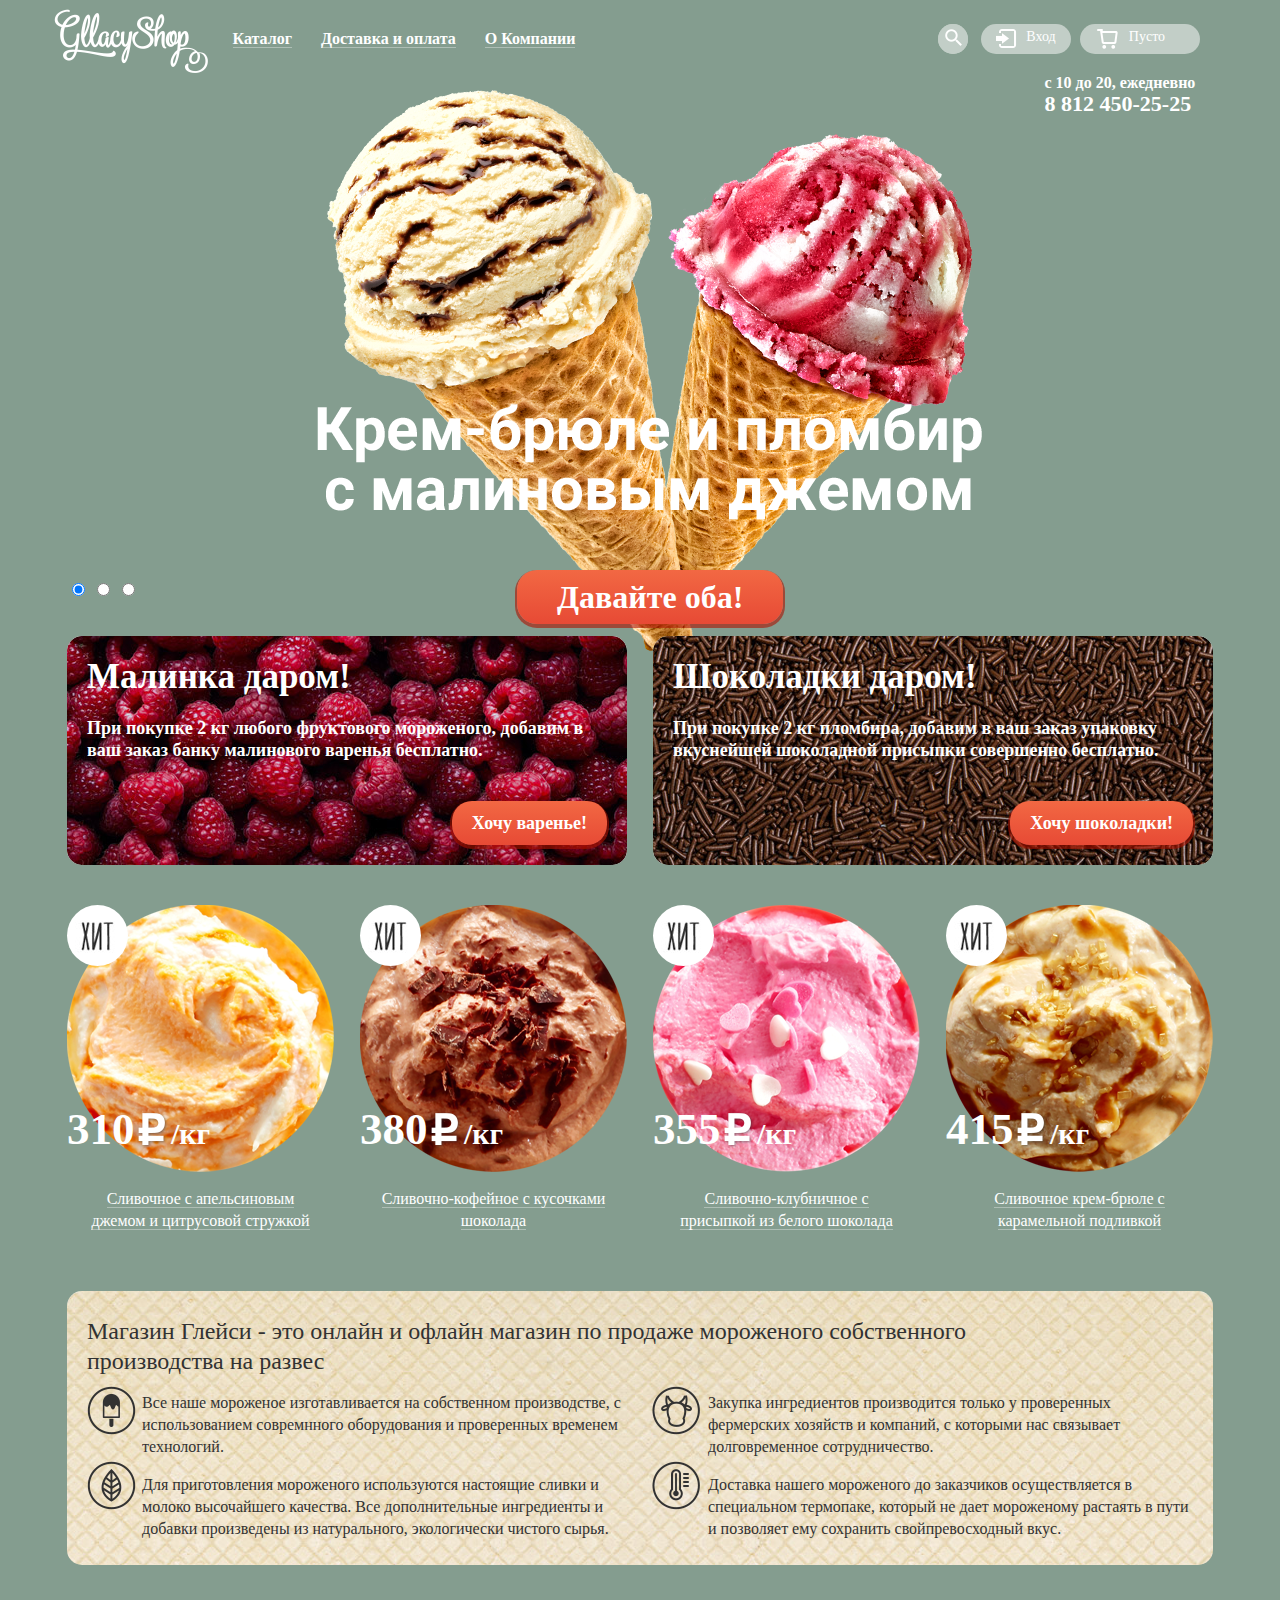
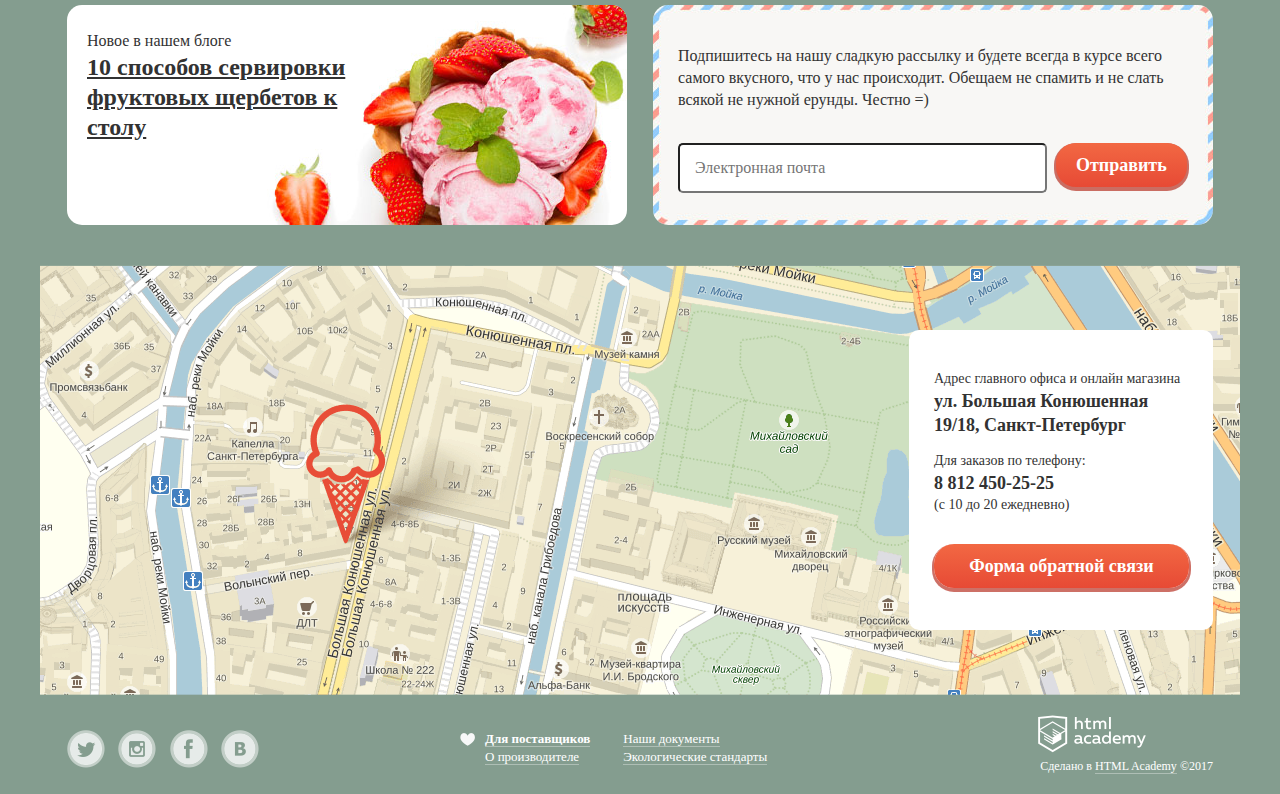
<file: index.html>
<!DOCTYPE html>
<html lang="ru">

<head>
  <meta charset="utf-8">
  <title>Gllacy Shop</title>
  <link href="https://fonts.googleapis.com/css?family=Roboto:400,500,700&amp;subset=cyrillic" rel="stylesheet">
  <link href="css/style.css" rel="stylesheet">
</head>

<body>
  <header class="main-header">
    <div class="container clearfix">
      <div class="main-logo">
        <img src="img/logo.png" alt="Gllacy Shop" title="Gllacy Shop" width="154px" height="64px">
      </div>
      <nav class="main-navigation">
        <ul class="main-menu">
          <li>
            <a href="gllacy-catalog.html">Каталог</a>
            <ul class="dropdown">
              <li>
                <a href="#"><b>Новинки</b></a>
              </li><hr>
              <li>
                <a href="#">Сливочное</a>
              </li>
              <li class="catalog-activ">
                <a href="#">Щербеты</a>
              </li>
              <li>
                <a href="#">Фруктовый лед</a>
              </li>
              <li>
                <a href="#">Мелорин</a>
              </li>
            </ul>
          </li>
          <li>
            <a href="#">Доставка и оплата</a>
          </li>
          <li>
            <a href="#">О Компании</a>
          </li>
        </ul>
      </nav>
      <div class="user-block">
        <div class="search user-menu">
          <a class="search" href="#"><span>Поиск</span></a>
          <label class="search-form" for="search" name="search">
            <input type="search" name="search" id="search" placeholder="Что ищем?">
          </label>
        </div>
        <div class="entrance user-menu">
          <a class="entrance-login" href="#">Вход</a>
          <form action="URL" method="post" class="entrance-form">
            <label for="email" name="email">
              <input type="email" name="email" id="email" required placeholder="Электронная почта">
            </label>
            <label for="password" name="password">
              <input type="password" name="password" id="password" required placeholder="Пароль">
            </label><br>
            <button type="submit" class="btn entrance-btn" value="Войти">Войти</button>
            <div class="entrance-a">
              <a href="#">Забыли пароль?</a>
              <a href="#">Новая регистрация</a>
            </div>
          </form>
        </div>
        <div class="basket-list user-menu">
          <a class="basket" href="#">Пусто</a>
        </div>
      </div>
      <section class="header-contacts">
        <p>с 10 до 20, ежедневно<br>
          <a href="tel:+78124502525"><b>8 812 450-25-25</b></a>
        </p>
      </section>
    </div>
  </header>
  <main class="container clearfix">
    <div class="main-slider" id="slider">
      <div class="slider-1">
        <img class="slider" src="img/ice1.png" alt="Крем-брюле и пломбир с малиновым джемом">
      </div>
      <div class="slider-2">
        <img  class="slider" src="img/ice-2.png" alt="Шоколадный пломбир и лимонный сорбет">
      </div>
      <div class="slider-3">
        <img  class="slider" src="img/ice-3.png" alt="Пломбир с помадкой и клубничный щербет">
      </div>
      <div class="slider-radio">
        <label for="slide-1" name="slider">
          <input type="radio" name="slider" id="slide-1" checked>
        </label>
        <label for="slide-2" name="slider">
          <input type="radio" name="slider" id="slide-2">
        </label>
        <label for="slide-3" name="slider">
          <input type="radio" name="slider" id="slide-3">
        </label>
      </div>
      <a class="two btn" href="#">Давайте оба!</a>
    </div>
    <section class="hits clearfix">
      <div class="hits-item">
        <p class="hits-name">Малинка даром!</p>
        <p class="hits-text">При покупке 2 кг любого фруктового мороженого, добавим в ваш заказ банку малинового варенья бесплатно.</p>
        <a class="btn hits-btn" href="#">Хочу варенье!</a>
      </div>
      <div class="hits-item">
        <p class="hits-name">Шоколадки даром!</p>
        <p class="hits-text">При покупке 2 кг пломбира, добавим в ваш заказ упаковку вкуснейшей шоколадной присыпки совершенно бесплатно.</p>
        <a class="btn hits-btn" href="#">Хочу шоколадки!</a>
      </div>
    </section>
    <section class="hit-catalog-item">
      <article class="catalog-item">
        <span class="hit">Хит</span>
        <img src="img/product-1.png" alt="Сливочное с апельсиновым джемом и цитрусовой стружкой" width="267px" height="267px">
        <div class="catalog-item-price">
          <p>310</p>
          <p>/кг</p>
        </div>
        <div class="catalog-item-ruble">
          <img src="img/ruble.png" class="ruble-img" alt="руб" width="31px" height="36px">
          <span class="dot">руб.</span>
        </div>
        <h2 class="catalog-item-product"><a href="#" class="category">Сливочное с апельсиновым<br> джемом и цитрусовой стружкой</a></h2>
      </article>
      <article class="catalog-item">
        <span class="hit">Хит</span>
        <img src="img/product-2.png" alt="Сливочно-кофейное с кусочками шоколада" width="267px" height="267px">
        <div class="catalog-item-price">
          <p>380</p>
          <p>/кг</p>
        </div>
        <div class="catalog-item-ruble">
          <img src="img/ruble.png" class="ruble-img" alt="руб" width="31px" height="36px">
          <span class="dot">руб.</span>
        </div>
        <h2 class="catalog-item-product"><a href="#" class="category">Сливочно-кофейное с кусочками шоколада</a></h2>
      </article>
      <article class="catalog-item">
        <span class="hit">Хит</span>
        <img src="img/product-3.png" alt="Сливочно-клубничное с присыпкой из белого шоколада" width="267px" height="267px">
        <div class="catalog-item-price">
          <p>355</p>
          <p>/кг</p>
        </div>
        <div class="catalog-item-ruble">
          <img src="img/ruble.png" class="ruble-img" alt="руб" width="31px" height="36px">
          <span class="dot">руб.</span>
        </div>
        <h2 class="catalog-item-product"><a href="#" class="category">Сливочно-клубничное с <br>присыпкой из белого шоколада</a></h2>
      </article>
      <article class="catalog-item">
        <span class="hit">Хит</span>
        <img src="img/product-4.png" alt="Сливочное крем-брюле с карамльной подливкой" width="267px" height="267px">
        <div class="catalog-item-price">
          <p>415</p>
          <p>/кг</p>
        </div>
        <div class="catalog-item-ruble">
          <img src="img/ruble.png" class="ruble-img" alt="руб" width="31px" height="36px">
          <span class="dot">руб.</span>
        </div>
        <h2 class="catalog-item-product"><a href="#" class="category">Сливочное крем-брюле с<br> карамельной подливкой</a></h2>
      </article>
    </section>
    <section class="features clearfix">
      <b class="feature-title">Магазин Глейси - это онлайн и офлайн магазин по продаже мороженого собственного производства на развес</b>
      <div class="feature-item">
        <ul>
          <li>
            <p>Все наше мороженое изготавливается на собственном производстве, с использованием совремнного оборудования и проверенных временем технологий.</p>
          </li>
          <li>
            <p>Для приготовления мороженого используются настоящие сливки и молоко высочайшего качества. Все дополнительные ингредиенты и добавки произведены из натурального, экологически чистого сырья.</p>
          </li>
        </ul>
      </div>
      <div class="feature-item">
        <ul>
          <li>
            <p>Закупка ингредиентов производится только у проверенных фермерских хозяйств и компаний, с которыми нас связывает долговременное сотрудничество.</p>
          </li>
          <li>
            <p>Доставка нашего мороженого до заказчиков осуществляется в специальном термопаке, который не дает мороженому растаять в пути и позволяет ему сохранить свойпревосходный вкус.</p>
          </li>
        </ul>
      </div>
    </section>
    <div class="other clearfix">
      <article class="new">
        <p>Новое в нашем блоге</p>
        <a href="#">10 способов сервировки фруктовых щербетов к столу</a>
      </article>
      <form class="feedback">
        <label for="email"><p>Подпишитесь на нашу сладкую рассылку и будете всегда в курсе всего самого вкусного, что у нас происходит. Обещаем не спамить и не слать всякой не нужной ерунды. Честно =)</p><br>
          <input type="text" name="email" id="email" placeholder="Электронная почта">
        </label>
        <button class="btn feedback-btn" type="submit" value="Отправить">Отправить</button>
      </form>
    </div>
    <div class="contacts-map">
      <div class="map">
        <img src="img/map.png" alt="карта" width="1200px" height="430px">
      </div>
      <div class="contacts">
        <p>Адрес главного офиса и онлайн магазина <br><b class="bold">ул. Большая Конюшенная 19/18, Санкт-Петербург</b><br></p>
        <p> Для заказов по телефону:<br><a href="tel:+78124502525" class="bold">8 812 450-25-25</a><br> (с 10 до 20 ежедневно)</p>
        <div class="contacts-form-2">
          <a class="btn contacts-btn" href="#">Форма обратной связи</a>
          <form action="URL" method="post" class="contacts-form">
            <p>Мы обязательно вам ответим!</p>
            <label for="user-name" name="user-name">
		          <input type="text" id="user-name" name="user-name" placeholder="Как вас зовут?">
		        </label>
            <label for="user-email" name="user-email">
			        <input type="email" id="user-email" name="user-email" placeholder="Ваша почта для ответа?">
		        </label>
            <textarea rows="6" cols="40" name="user-text" placeholder="Напишите что-нибудь...">
		        </textarea>
            <button class="btn" type="submit" value="Отправить">Отправить</button>
          </form>
        </div>
      </div>
    </div>
  </main>
  <footer class="main-footer">
    <div class=" container clearfix">
      <section class="footer-social">
        <a class="social-btn social-btn-tw" href="#"><span class="social-btn-hidden">Твиттер</span></a>
        <a class="social-btn social-btn-inst" href="#"><span class="social-btn-hidden">Инстаграм</span></a>
        <a class="social-btn social-btn-fb" href="#"><span class="social-btn-hidden">Фейсбук</span></a>
        <a class="social-btn social-btn-vk" href="#"><span class="social-btn-hidden">Вконтакте</span></a>
      </section>
      <nav class="footer-navigation">
        <div class="footer-navigation-left">
          <a href="#" class="activ">Для поставщиков</a><br>
          <a href="#">О производителе</a>
        </div>
        <div class="footer-navigation-right">
          <a href="#">Наши документы</a><br>
          <a href="#">Экологические стандарты</a>
        </div>
      </nav>
      <section class="footer-copyright">
        <p>Сделано в
          <a class="htmlacademy" href="https://htmlacademy.ru/intensive/htmlcss" title="лендинг интенсива «Базовый HTML и CSS»">HTML Academy</a>
          <span class="ruble_sign">&copy;</span>2017
        </p>
      </section>
    </div>
  </footer>
</body>

</html>
</file>
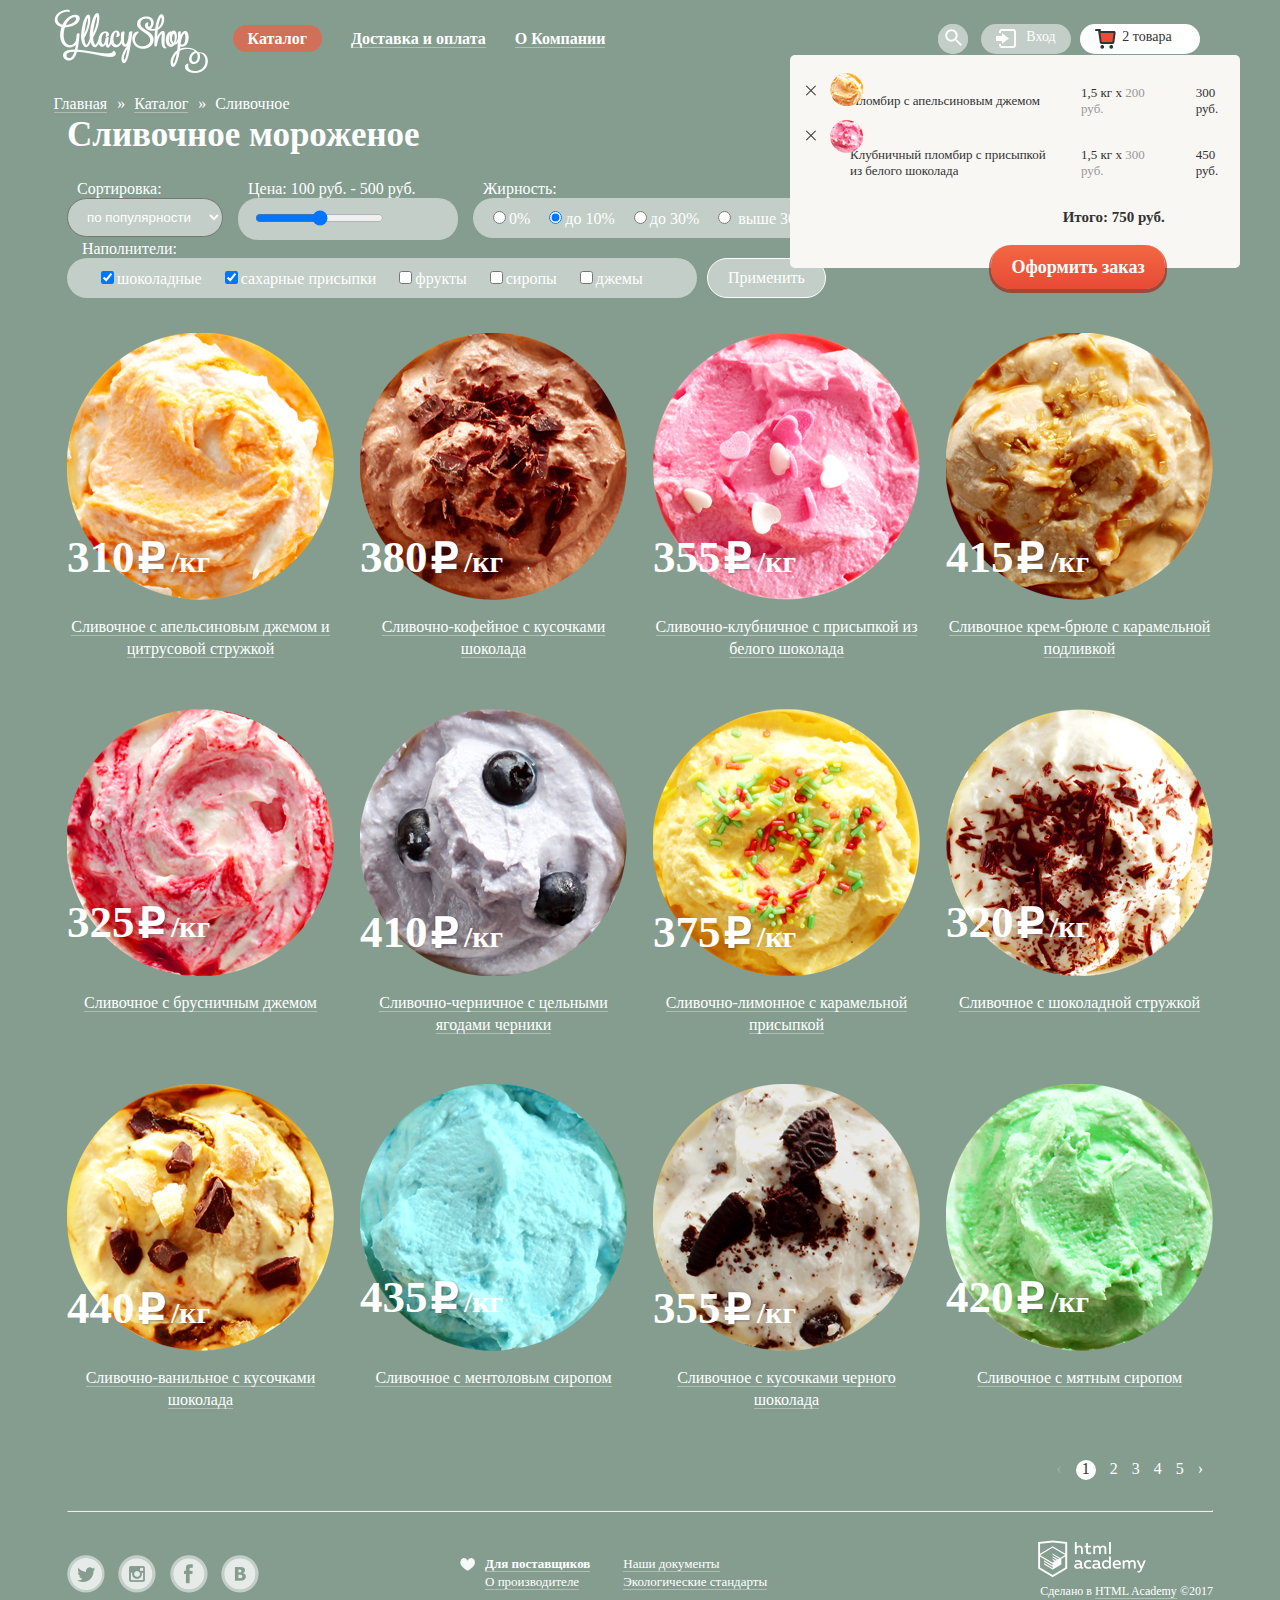
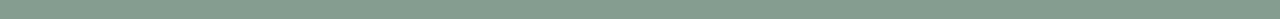
<file: gllacy-catalog.html>
<!DOCTYPE html>
<html lang="ru">

<head>
  <meta charset="utf-8">
  <title>Gllacy Shop</title>
  <link href="https://fonts.googleapis.com/css?family=Roboto:400,700&amp;subset=cyrillic" rel="stylesheet">
  <link href="css/style.css" rel="stylesheet">
</head>

<body>
  <header class="main-header">
    <div class="container">
      <div class="main-logo">
        <a href="/" class="logo"><img src="img/logo.png" alt="Gllacy Shop"  title="Gllacy Shop"></a>
      </div>
      <nav class="main-navigation">
        <ul class="main-menu">
          <li>
            <a href="#" class="menu-active">Каталог</a>
            <ul class="dropdown">
              <li>
                <a href="#"><b>Новинки</b></a><hr>
              </li>
              <li class="disabled">
                <a>Сливочное</a>
              </li>
              <li>
                <a href="#" class="catalog-activ">Щербеты</a>
              </li>
              <li>
                <a href="#">Фруктовый лед</a>
              </li>
              <li>
                <a href="#">Мелорин</a>
              </li>
            </ul>
          </li>
          <li>
            <a href="#">Доставка и оплата</a>
          </li>
          <li>
            <a href="#">О Компании</a>
          </li>
        </ul>
      </nav>
      <div class="user-block">
        <div class="search user-menu">
          <a class="search" href="#"><span>Поиск</span></a>
          <label class="search-form" for="search" name="search">
            <input type="search" name="search" id="search" placeholder="Что ищем?">
          </label>
        </div>
        <div class="entrance user-menu">
          <a class="entrance-login" href="#">Вход</a>
          <form action="URL" method="post" class="entrance-form">
            <label for="email" name="email">
              <input type="email" name="email" id="email" required placeholder="Электронная почта">
            </label>
            <label for="password" name="password">
              <input type="password" name="password" id="password" required placeholder="Пароль">
            </label><br>
            <button type="submit" class="btn entrance-btn" value="Войти">Войти</button>
            <div class="entrance-a">
              <a href="#">Забыли пароль?</a>
              <a href="#">Новая регистрация</a>
            </div>
          </form>
        </div>
        <div class="basket-list user-menu">
          <a class="basket basket-2" href="#">2 товара</a>
          <table class="basket-info">
            <tr class="basket-item basket-item-1">
              <td>Пломбир с апельсиновым джемом</td>
              <td>1,5 кг х <span class="basket-item-opasity">200 руб.</span></td>
              <td>300 руб.</td>
            </tr>
            <tr class="basket-item basket-item-2">
              <td>Клубничный пломбир с присыпкой из белого шоколада</td>
              <td>1,5 кг х <span class="basket-item-opasity">300 руб.</span></td>
              <td>450 руб.</td>
            </tr><hr>
            <tr>
              <td class="total" colspan=3>Итого: 750 руб.</td>
            </tr>
            <tr>
              <td colspan=3><a href="#" class="btn basket-btn">Оформить заказ</a></td>
            </tr>
          </table>
        </div>
      </div>
      <section class="header-contacts">
        <p>с 10 до 20, ежедневно<br>
          <a href="tel:+78124502525"><b>8 812 450-25-25</b></a>
        </p>
      </section>
      <nav class="breadcrumbs">
        <a href="/">Главная</a><span class="quotes">&raquo;</span>
        <a href="#">Каталог</a><span class="quotes">&raquo;</span>
        <a>Сливочное</a>
      </nav>
    </div>
  </header>
  <main class="container clearfix">
    <h1 class="main-title">Сливочное мороженое</h1>
    <form action="URL" method="get" class="filters">
      <div class="filters-sorting">
        <label name="sorting" class="filters-title">Сортировка:</label><br>
        <select for="sorting" name="sorting" size="1" class="filters-item">
          <option value="по популярности">по популярности</option>
          <option value="сначала недорогие">сначала недорогие</option>
          <option value="сначала дорогие">сначала дорогие</option>
          <option value="по жирности">по жирности</option>
        </select>
      </div>
      <div class="filters-price">
        <label for="price" name="price" class="filters-title">Цена: 100 руб. - 500 руб.<br>
          <div class="filters-item">
            <input id="price" type="range"  name="price" min="100" max="500" step="100">
          </div>
        </label>
      </div>
      <div class="filters-fat">
        <label name="fat" class="filters-title">Жирность:</label><br>
        <div class="filters-item">
          <label for="0" name="fat">
            <input type="radio" id="0" value="0" name="fat">0%
          </label>
          <label for="10" name="fat">
            <input type="radio" id="10" value="10" name="fat" checked>до 10%
          </label>
          <label for="30" name="fat">
            <input type="radio" id="30" value="30" name="fat">до 30%
          </label>
          <label for="more30" name="fat">
            <input type="radio" id="more30" value="more30" name="fat"> выше 30%
          </label>
        </div>
      </div>
      <div class="filters-fillers">
        <label name="fillers">Наполнители:</label><br>
        <div class="filters-item">
          <label for="chocolate" name="chocolate">
            <input type="checkbox" id="chocolate" name="chocolate" checked>шоколадные
          </label>
          <label for="sugar" name="sugar">
            <input type="checkbox" id="sugar" name="sugar" checked>сахарные присыпки
          </label>
          <label for="fruit" name="fruit">
            <input type="checkbox" id="fruit" name="fruit">фрукты
          </label>
          <label for="syrups" name="syrups">
            <input type="checkbox" id="syrups" name="syrups">сиропы
          </label>
          <label for="jams" name="jams">
            <input type="checkbox" id="jams" name="jams">джемы
          </label>
        </div>
      </div>
      <button type="submit" class="btn filters-btn" value="Применить">Применить</button>
    </form>
    <section class="catalog">
      <article class="catalog-item">
        <img src="img/product-1.png" alt="Сливочное с апельсиновым джемом и цитрусовой стружкой" width="267px" height="267px">
        <div class="catalog-item-price">
          <p>310</p>
          <p>/кг</p>
        </div>
        <div class="catalog-item-ruble">
          <img src="img/ruble.png" class="ruble-img" alt="руб" width="31px" height="36px">
          <span class="dot">руб.</span>
        </div>
        <h2 class="catalog-item-product"><a href="#" class="category">Сливочное с апельсиновым джемом и цитрусовой стружкой</a></h2>
      </article>
      <article class="catalog-item">
        <img src="img/product-2.png" alt="Сливочно-кофейное с кусочками шоколада" width="267px" height="267px">
        <div class="catalog-item-price">
          <p>380</p>
          <p>/кг</p>
        </div>
        <div class="catalog-item-ruble">
          <img src="img/ruble.png" class="ruble-img" alt="руб" width="31px" height="36px">
          <span class="dot">руб.</span>
        </div>
        <h2 class="catalog-item-product"><a href="#" class="category">Сливочно-кофейное с кусочками шоколада</a></h2>
      </article>
      <article class="catalog-item">
        <img src="img/product-3.png" alt="Сливочно-клубничное с присыпкой из белого шоколада" width="267px" height="267px">
        <div class="catalog-item-price">
          <p>355</p>
          <p>/кг</p>
        </div>
        <div class="catalog-item-ruble">
          <img src="img/ruble.png" class="ruble-img" alt="руб" width="31px" height="36px">
          <span class="dot">руб.</span>
        </div>
        <h2 class="catalog-item-product"><a href="#" class="category">Сливочно-клубничное с присыпкой из белого шоколада</a></h2>
      </article>
      <article class="catalog-item">
        <img src="img/product-4.png" alt="Сливочное крем-брюле с карамельной подливкой" width="267px" height="267px">
        <div class="catalog-item-price">
          <p>415</p>
          <p>/кг</p>
        </div>
        <div class="catalog-item-ruble">
          <img src="img/ruble.png" class="ruble-img" alt="руб" width="31px" height="36px">
          <span class="dot">руб.</span>
        </div>
        <h2 class="catalog-item-product"><a href="#" class="category">Сливочное крем-брюле с карамельной подливкой</a></h2>
      </article>
      <article class="catalog-item">
        <img src="img/product-5.png" alt="Сливочное с брусничным джемом" width="267px" height="267px">
        <div class="catalog-item-price">
          <p>325</p>
          <p>/кг</p>
        </div>
        <div class="catalog-item-ruble">
          <img src="img/ruble.png" class="ruble-img" alt="руб" width="31px" height="36px">
          <span class="dot">руб.</span>
        </div>
        <h2 class="catalog-item-product"><a href="#" class="category">Сливочное с брусничным джемом</a></h2>
      </article>
      <article class="catalog-item">
        <img src="img/product-6.png" alt="Сливочно-черничное с цельными ягодами черники" width="267px" height="267px">
        <div class="catalog-item-price">
          <p>410</p>
          <p>/кг</p>
        </div>
        <div class="catalog-item-ruble">
          <img src="img/ruble.png" class="ruble-img" alt="руб" width="31px" height="36px">
          <span class="dot">руб.</span>
        </div>
        <h2 class="catalog-item-product"><a href="#" class="category">Сливочно-черничное с цельными ягодами черники</a></h2>
      </article>
      <article class="catalog-item">
        <img src="img/product-7.png" alt="Сливочно-лимонное с карамельной присыпкой" width="267px" height="267px">
        <div class="catalog-item-price">
          <p>375</p>
          <p>/кг</p>
        </div>
        <div class="catalog-item-ruble">
          <img src="img/ruble.png" class="ruble-img" alt="руб" width="31px" height="36px">
          <span class="dot">руб.</span>
        </div>
        <h2 class="catalog-item-product"><a href="#" class="category">Сливочно-лимонное с карамельной присыпкой</a></h2>
      </article>
      <article class="catalog-item">
        <img src="img/product-8.png" alt="Сливочное с шоколадной стружкой" width="267px" height="267px">
        <div class="catalog-item-price">
          <p>320</p>
          <p>/кг</p>
        </div>
        <div class="catalog-item-ruble">
          <img src="img/ruble.png" class="ruble-img" alt="руб" width="31px" height="36px">
          <span class="dot">руб.</span>
        </div>
        <h2 class="catalog-item-product"><a href="#" class="category">Сливочное с шоколадной стружкой</a></h2>
      </article>
      <article class="catalog-item">
        <img src="img/product-9.png" alt="Сливочно-ванильное с кусочками шоколада" width="267px" height="267px">
        <div class="catalog-item-price">
          <p>440</p>
          <p>/кг</p>
        </div>
        <div class="catalog-item-ruble">
          <img src="img/ruble.png" class="ruble-img" alt="руб" width="31px" height="36px">
          <span class="dot">руб.</span>
        </div>
        <h2 class="catalog-item-product"><a href="#" class="category">Сливочно-ванильное с кусочками шоколада</a></h2>
      </article>
      <article class="catalog-item">
        <img src="img/product-10.png" alt="Сливочное с ментоловым сиропом" width="267px" height="267px">
        <div class="catalog-item-price">
          <p>435</p>
          <p>/кг</p>
        </div>
        <div class="catalog-item-ruble">
          <img src="img/ruble.png" class="ruble-img" alt="руб" width="31px" height="36px">
          <span class="dot">руб.</span>
        </div>
        <h2 class="catalog-item-product"><a href="#" class="category">Сливочное с ментоловым сиропом</a></h2>
      </article>
      <article class="catalog-item">
        <img src="img/product-11.png" alt="Сливочное с кусочками черного шоколада" width="267px" height="267px">
        <div class="catalog-item-price">
          <p>355</p>
          <p>/кг</p>
        </div>
        <div class="catalog-item-ruble">
          <img src="img/ruble.png" class="ruble-img" alt="руб" width="31px" height="36px">
          <span class="dot">руб.</span>
        </div>
        <h2 class="catalog-item-product"><a href="#" class="category">Сливочное с кусочками черного шоколада</a></h2>
      </article>
      <article class="catalog-item">
        <img src="img/product-12.png" alt="Сливочное с мятным сиропом" width="267px" height="267px">
        <div class="catalog-item-price">
          <p>420</p>
          <p>/кг</p>
        </div>
        <div class="catalog-item-ruble">
          <img src="img/ruble.png" class="ruble-img" alt="руб" width="31px" height="36px">
          <span class="dot">руб.</span>
        </div>
        <h2 class="catalog-item-product"><a href="#" class="category">Сливочное с мятным сиропом</a></h2>
      </article>
      <div class="catalog-item-info">
        <a href="#" class="btn catalog-btn">Быстрый просмотр</a>
      </div>
    </section>
    <div class="paginator">
      <a class="prev">&#8249;<span class="hidden">Назад</span></a>
      <a class="active">1</a>
      <a href="#">2</a>
      <a href="#">3</a>
      <a href="#">4</a>
      <a href="#">5</a>
      <a class="next" href="#">&#8250;<span class="hidden">Вперед</span></a>
    </div>
    <hr>
  </main>
  <footer class="main-footer">
    <div class=" container clearfix">
      <section class="footer-social">
        <a class="social-btn social-btn-tw" href="#"><span class="social-btn-hidden">Твиттер</span></a>
        <a class="social-btn social-btn-inst" href="#"><span class="social-btn-hidden">Инстаграм</span></a>
        <a class="social-btn social-btn-fb" href="#"><span class="social-btn-hidden">Фейсбук</span></a>
        <a class="social-btn social-btn-vk" href="#"><span class="social-btn-hidden">Вконтакте</span></a>
      </section>
      <nav class="footer-navigation">
        <div class="footer-navigation-left">
          <a href="#" class="activ">Для поставщиков</a><br>
          <a href="#">О производителе</a>
        </div>
        <div class="footer-navigation-right">
          <a href="#">Наши документы</a><br>
          <a href="#">Экологические стандарты</a>
        </div>
      </nav>
      <section class="footer-copyright">
        <p>Сделано в
          <a class="htmlacademy" href="https://htmlacademy.ru/intensive/htmlcss" title="лендинг интенсива «Базовый HTML и CSS»">HTML Academy</a>
          <span class="ruble_sign">&copy;</span>2017
        </p>
      </section>
    </div>
  </footer>
</body>

</html>
</file>
<file: css/style.css>
body {
  min-width: 1200px;
  font-size: 16px;
  line-height: 22px;
  color: rgb(50,50,50);
  font-weight: normal;
  font-style: "Roboto", "Arial", sans-serif;
  background: rgb(132,157,143);
  margin: 0;
  padding: 0;
}
h2[class$="-item-product"] {
  font-size: 16px;
  line-height: 22px;
  color: rgb(255, 255, 255);
  font-weight: normal;
  font-style: "Roboto", "Arial", sans-serif;
}
.main-title {
  font-size: 35px;
  line-height: 41px;
  color: rgb(255, 255, 255);
  font-weight: bold;
  font-style: "Roboto", "Arial", sans-serif;
  margin: 0;
  margin-bottom: 25px;
}
.container {
  width: 1146px;
  padding-left: 27px;
  padding-right: 27px;
  margin: 0 auto;
}
.clearfix::after {
  content: "";
  clear:both;
  display: table;
}
.btn {
  display: inline-block;
  padding-left: 20px;
  padding-right: 20px;
  padding-top: 10px;
  padding-bottom: 10px;
  font-family: inherit;
  font-size: 18px;
  line-height: 24px;
  font-weight: bold;
  vertical-align: top;
  text-align: center;
  background-image: linear-gradient(rgb(242,104,67),rgb(231,74,53));
  box-shadow: 0 2px 0 2px rgba(172,16,0, 0.6);
  border-radius: 20px;
  color: rgb(255,255,255);
  text-transform: none;
  text-decoration: none;
  border: none;
  cursor: pointer;
}
.main-header {
  margin: 0;
  margin-left: -27px;
  margin-top: 5px;
  margin-bottom: 1px;
  font-size: 16px;
  line-height: 18px;
  color: rgb(255,255,255);
}
.main-header a{
  color: rgb(255,255,255);
  text-decoration: none;
}
.main-logo {
  width: 154px;
  height: 64px;
  float: left;
  margin: 0;
  margin-top: 4px;
}
.main-navigation {
  width: 707px;
  height: 80px;
  float: left;
  margin: 0;
  margin-left: -15px;
  font-weight: bold;
}
.main-menu {
  margin: 0px;
  margin-top: 25px;
  list-style: none;
}

.main-menu>li {
  display: inline-block;
  vertical-align: top;
  position: relative;
  margin: 0;
  margin-right: 25px;
}
.main-menu>li>a{
  border-bottom: 1px solid #aebeb5;
}
.main-menu>li a:active{
  background: rgb(255,255,255);
  color: rgb(50,50,50);
  border-radius: 40px;
  margin: 0;
  padding: 0;
  padding: 5px 15px;
  border-bottom: none;
}
.main-menu .dropdown {
  position: absolute;
  left:-10px;
  top: 30px;
  display: none;
  min-width: 145px;
  min-height: 165px;
  margin: 0;
  padding: 0;
  padding-top: 5px;
  list-style: none;
  border-radius: 5px;
  background-color: rgb(248,247,244);
  z-index: 2;
}
.dropdown a{
  color: rgb(50,50,50);
  padding-left: 20px;
}
.main-menu .dropdown li:not(:first-of-type) {
  padding: 0;
  padding-top: 5px;
  padding-bottom: 5px;
  font-weight: normal;
}
.dropdown li:first-of-type{
  padding-top: 5px;
  padding-bottom: 0;
}
.dropdown li:nth-of-type(2) {
  padding-top: 0;
}
.main-menu>li:hover .dropdown {
  display: block;
}
.dropdown>li:hover {
  background: rgb(251, 222, 215);
}
.dropdown>li:active {
  background: rgb(246, 181, 165);
}
.dropdown .disabled {
  background: rgb(208,112,88);
}
.disabled a{
  color: rgb(255,255,255);
}
.user-block {
  min-width: 280px;
  min-height: 70px;
  float: right;
  margin: 0;
  margin-top: 19px;
  margin-bottom: -45px;
  font-size: 14px;
  line-height: 16px;
  text-align: right;
}
.user-block .user-menu {
  display: inline-block;
  vertical-align: top;
  padding: 0;
}
.search span {
  visibility: hidden;
}
.header-contacts {
  width: 155px;
  min-height: 45px;
  float: right;
  margin: 0;
  margin-top: 25px;
  padding: 0;
}
.header-contacts p{
  margin: 0;
  padding: 0;
  font-weight: bold;
}
.header-contacts b {
  font-size: 22px;
  line-height: 24px;
  font-weight: bold;
  margin: 0;
}
.search {
  display: inline-block;
  vertical-align: top;
  position: relative;
  width: 30px;
  height: 30px;
  margin-right: 10px;
  background-color: rgb(194,206,199);
  border-radius: 50%;
}
.entrance-login {
  display: inline-block;
  vertical-align: top;
  position: relative;
  min-width: 60px;
  height: 20px;
  background: rgb(194,206,199);
  border-radius: 20px;
  margin: 0;
  margin-right: 5px;
  padding: 0;
  padding-left: 30px;
  padding-top: 5px;
  padding-bottom: 5px;
  color: rgb(255,255,255);
  text-align: center;
  text-transform: none;
  text-decoration: none;
  border: none;
  cursor: pointer;
}
.basket {
  display: inline-block;
  vertical-align: top;
  position: relative;
  min-width: 95px;
  height: 20px;
  background: rgb(194,206,199);
  border-radius: 20px;
  margin: 0;
  padding: 0;
  padding-left: 20px;
  padding-right: 5px;
  padding-top: 5px;
  padding-bottom: 5px;
  color: rgb(255,255,255);
  text-align: center;
  text-transform: none;
  text-decoration: none;
  border: none;
  cursor: pointer;
}
.search:hover,
.entrance-login:hover {
  background: rgb(255,255,255);
  color: rgb(50,50,50);
}
.search:hover::before{
  content: "";
  position: absolute;
  right: 10px;
  background-image: url("../img/sprite3.png");
  background-repeat: no-repeat;
  display: block;
  width: 30px;
  height: 30px;
  background-position: 3px -29px;
}
.entrance-login:hover::before {
  content: "";
  position: absolute;
  left: 15px;
  background-image: url("../img/sprite3.png");
  background-repeat: no-repeat;
  display: block;
  width: 21px;
  height: 19px;
  background-position: -5px -5px;
}

.basket::before{
  content: "";
  position: absolute;
  left: 17px;
  background-image: url("../img/sprite2.png");
  background-repeat: no-repeat;
  display: block;
  width: 21px;
  height: 20px;
  background-position: -5px -5px;
}
.entrance-login::before{
  content: "";
  position: absolute;
  left: 15px;
  background-image: url("../img/sprite.png");
  background-repeat: no-repeat;
  display: block;
  width: 21px;
  height: 19px;
  background-position: -5px -35px;
}
.search::before{
  content: "";
  position: absolute;
  left: 0;
  top: 0px;
  right: 180px;
  background-image: url("../img/sprite.png");
  background-repeat: no-repeat;
  display: block;
  width: 30px;
  height: 30px;
  background-position: 2px -605px;
}

.search-form {
  position: absolute;
  top: 35px;
  right: 0;
  display: none;
  width: 343px;
  min-height: 85px;
  background: rgb(248,247,244);
  border-radius: 5px;
  z-index: 4;
}
.search-form input {
  width: 310px;
  min-height: 45px;
  margin: 20px;
  padding-left: 15px;
  border-radius: 5px;
}
.search:hover .search-form {
    display: block;
}
.entrance-form {
  position: absolute;
  top: 55px;
  right: 170px;
  display: none;
  width: 230px;
  min-height: 210px;
  background: rgb(248,247,244);
  z-index: 3;
  padding: 0;
  padding-left: 20px;
  padding-right: 20px;
  padding-top: 20px;
  border-radius: 5px;
}
.entrance:hover .entrance-form {
  display: block;
}
.entrance-a {
  width: 120px;
  min-height: 50px;
  float: right;
  text-align: left;
  font-family: inherit;
  font-size: 13px;
  line-height: 24px;
}
.entrance-a a {
 color: rgb(50,50,50);
 border-bottom: 1px solid rgb(173,172,170);
}
.entrance input {
  width: 215px;
  min-height: 45px;
  margin-bottom: 20px;
  padding: 0;
  padding-left: 15px;
  border-radius: 5px;
}
.entrance-btn {
  float: left;
  height: 45px;
  margin: 0;
}
.main-slider {
  width: 1146px;
  height: 476px;
  margin-bottom: 40px;
  position: relative;
}
.slider {
  position: absolute;
  left: 250px;
  top: -30px;
  z-index: 1;
}
.main-slider .slider-radio {
  position: absolute;
  top: 460px;
  z-index: 4;
  }
.main-slider .two {
  position: absolute;
  top: 500px;
  left: 450px;
  margin-top: -50px;
  font-size: 32px;
  z-index: 5;
  padding: 15px 40px;
  }
.hits {
  min-width: 1146px;
  min-height: 209px;
  margin: 0 auto;
  margin-bottom: 40px;
  position: relative;
  z-index: 5;
}
.hits .hits-item {
  width: 520px;
  height: 189px;
  font-size: 18px;
  line-height: 22px;
  font-weight: bold;
  margin: 0;
  padding: 20px;
  border-radius: 15px;
}
.hits-item:first-child {
  background-image: url("../img/malin-fon.jpg");
  background-repeat: no-repeat;
  float:left;
}
.hits .hits-item:last-child {
  background-image: url("../img/fon-chocolat.jpg");
  background-repeat: no-repeat;
  float: right;
}
.hits .hits-name {
  font-size: 35px;
  line-height: 41px;
  font-weight: bold;
  color: rgb(255,255,255);
  margin: 0;
}
.hits-item .hits-text {
  margin: 0;
  margin-bottom: 40px;
  margin-top: 20px;
  font-size: 18px;
  line-height: 22px;
  font-weight: bold;
  color: rgb(255,255,255);
}
.hits-btn {
  float: right;
}
.hit-catalog-item {
  width: 1146px;
  min-height: 330px;
  margin: 0;
  margin-bottom: 10px;
  font-size: 0px;
}
.catalog-item a {
  text-decoration: none;
  color: rgb(255,255,255);
}
.catalog-item {
  display: inline-block;
  vertical-align: top;
  position: relative;
  width: 267px;
  min-height: 330px;
  font-size: 26px;
  margin: 0;
  margin-right: 26px;
}
.catalog-item:nth-child(4n) {
  margin-right: 0px;
}
.dot {
  display:none;
}
.catalog-item p {
  font-size: 30px;
  line-height: 45px;
  font-weight: bold;
  color: rgb(255,255,255);
  margin: 0;
  padding: 0;
  display: inline;
}
.catalog-item p:first-of-type{
  font-size: 45px;
  line-height: 45px;
  font-weight: bold;
  color: rgb(255,255,255);
  margin: 0;
  margin-right: 30px;
  padding: 0;
  display: inline;
}
.catalog-item-price {
  position: absolute;
  bottom: 90px;
}
.catalog-item-ruble {
  position: absolute;
  bottom: 95px;
  left: 70px;
}
.hit-catalog-item .catalog-item::before {
  content: "";
  width: 61px;
  height: 61px;
  position: absolute;
  width: 61px;
  height: 61px;
  background-position: -5px -87px;
  background-image: url("../img/sprite.png");
  background-repeat: no-repeat;
  display: block;
  border-radius: 50%;
}
.catalog-item .hit{
  display: none;
}
.catalog-item-product {
  font-size: 45px;
  line-height: 45px;
  font-weight: bold;
  color: rgb(255,255,255);
  text-align: center;
}
.catalog-item-product>a {
  border-bottom: 1px solid #aebeb5;
}
.features {
  width: 1126px;
  position: relative;
  margin: 0;
  padding: 0;
  margin-bottom: 40px;
  padding-top: 25px;
  padding-bottom: 25px;
  padding-right: 20px;
  background-image: url("../img/fon-waffle.jpg");
  background-repeat: no-repeat;
  border-radius: 15px;
}
.feature-title {
  display: block;
  width: 905px;
  font-size: 24px;
  line-height: 30px;
  font-weight: normal;
  color: rgb(50,50,50);
  padding: 0;
  margin: 0;
  margin-left: 20px;
  margin-right: 20px;
}
.feature-item ul {
  width: 485px;
  margin: 0;
  padding: 0;
}
.feature-item:first-of-type{
  float: left;
  margin-left: 75px;
}
.feature-item:last-of-type{
  float: right;
}
.features li {
  list-style: none;
}
.features p{
  margin-bottom: 0;
}
.feature-item:first-of-type::after {
  content: "";
  background-image: url("../img/sprite.png");
  background-repeat: no-repeat;
  display: block;
  position: absolute;
  top: 170px;
  left: 20px;
  width: 49px;
  height: 49px;
  background-position: -5px -402px;
}
.feature-item:first-of-type::before {
  content: "";
  background-image: url("../img/sprite.png");
  background-repeat: no-repeat;
  display: block;
  position: absolute;
  left: 20px;
  top: 95px;
  width: 49px;
  height: 49px;
  background-position: -5px -301px;
}
.feature-item:last-of-type::after {
  content: "";
  background-image: url("../img/sprite.png");
  background-repeat: no-repeat;
  display: block;
  position: absolute;
  top: 170px;
  left: 585px;
  width: 49px;
  height: 49px;
  background-position: -5px -461px;
}
.feature-item:last-of-type::before {
  content: "";
  background-image: url("../img/sprite.png");
  background-repeat: no-repeat;
  display: block;
  position: absolute;
  left: 585px;
  top: 95px;
  width: 49px;
  height: 49px;
  background-position: -5px -200px;
}
.other {
  width: 1146px;
  min-height: 220px;
  margin: 0;
  margin-bottom: 40px;
}
.new {
  width: 540px;
  min-height: 195px;
  float: left;
  margin: 0;
  padding-left: 20px;
  padding-top: 25px;
  background-image: url("../img/fon-strawberry.jpg");
  background-repeat: no-repeat;
  border-radius: 15px;
}
.new a {
  display: block;
  width: 292px;
  margin: 0;
  padding: 0;
  font-size: 24px;
  line-height: 30px;
  font-weight: bold;
  color: rgb(50,50,50);
}
.new p{
  margin: 0;
  padding: 0;
}
.feedback{
  width: 510px;
  height: 140px;
  margin: 0;
  padding-left: 25px;
  padding-right: 25px;
  padding-top: 40px;
  padding-bottom: 40px;
  float: right;
  background-image: url("../img/fon-email.jpg");
  background-repeat: no-repeat;
  border-radius: 15px;
}
.feedback input{
  width: 350px;
  height: 26px;
  margin: 0;
  margin-top: 10px;
  padding: 0;
  padding-top: 10px;
  padding-bottom: 10px;
  padding-left: 15px;
  border-radius: 5px;
}
[placeholder="Электронная почта"]{
  font-size: 16px;
  line-height: 24px;
  color: rgb(153,153,153);
  font-family: inherit;
  margin: 0;
}
.feedback p {
  margin: 0;
  display: block;
}
.feedback-btn {
  margin: 0;
  margin-top: 10px;
  margin-left: 5px;
}
.contacts-map {
  width: 1200px;
  height: 430px;
  margin: 0;
  margin-left: -27px;
  position: relative;
}
.contacts-map .map {
  margin: 0;
}
.contacts {
  width: 254px;
  height: 250px;
  position: absolute;
  top: 65px;
  right: 27px;
  background: rgb(255,255,255);
  border-radius: 10px;
  padding: 25px;
  font-size: 14px;
  line-height: 20px;
  font-weight: normal;
  color: rgb(50,50,50);
}
.contacts .bold {
  font-size: 18px;
  line-height: 24px;
  font-weight: bold;
  color: rgb(50,50,50);
  text-decoration: none;
  margin: 0;
  padding: 0;
}
.contacts-form {
  width: 430px;
  min-height: 393px;
  position: absolute;
  top: -1800px;
  left: -550px;
  padding: 25px;
  background: rgb(248,247,244);
  color: rgb(50,50,50);
  border-radius: 10px;
  display: none;
  z-index: 8;
}
.contacts-form-2:hover .contacts-form {
  display: block;
}
.contacts-btn {
  width: 215px;
  margin-top: 15px;
  margin-left: auto;
  margin-right: auto;
}
.contacts-form input {
  width: 267px;
  height: 45px;
  margin: 0;
  margin-bottom: 20px;
  padding-left: 15px;
  border-radius: 5px;
}
.contacts-form p {
  font-size: 24px;
  margin: 0;
  margin-bottom: 20px;
}
.contacts-form textarea {
  width: 428px;
  height: 153px;
}
.contacts-form .btn {
  float: right;
  margin: 0;
  margin-left: 25px;
  margin-top: 25px;
}
.main-footer {
  margin: 0;
  margin-top: 15px;
  font-size: 13px;
  line-height: 18px;
  font-weight: normal;
  color: rgb(255,255,255);
}
.footer-navigation a,
.footer-copyright a {
border-bottom: 1px solid #aebeb5;
}
.footer-social {
  width: 267px;
  height: 64px;
  float: left;
  margin: 0;
  margin-right: 26px;
  margin-top: 5px;
  padding-top: 15px;
}
.social-btn{
  display: inline-block;
  width: 38px;
  height: 38px;
  background-image: url("../img/sprite2.png");
  background-repeat: no-repeat;
  vertical-align: top;
  margin-right: 10px;
}
.social-btn-tw {
  background-position: -5px -131px;
}
.social-btn-inst{
  background-position: -5px -83px;
}
.social-btn-fb {
  background-position: -5px -35px;
}
.social-btn-vk {
  background-position: -5px -179px;
}
.social-btn-hidden {
  display: none;
}
.footer-navigation {
  width: 560px;
  min-height: 64px;
  margin: 0;
  margin-top: 5px;
  padding-top: 15px;
  float: left;
}
.footer-navigation .activ {
  font-weight: bold;
}
.footer-navigation-left {
  display: inline-block;
  vertical-align: top;
  position: relative;
  min-width: 120px;
  margin: 0;
  margin-right: 15px;
  margin-left: 100px;
  padding-left: 25px;
}
.footer-navigation-right {
  display: inline-block;
  vertical-align: top;
  min-width: 180px;
  margin: 0;
}
.footer-navigation-left::before {
  content: "";
  position: absolute;
  left: 0px;
  top: 3px;
  width: 15px;
  height: 13px;
  background-image: url("../img/sprite.png");
  background-repeat: no-repeat;
  background-position: -5px -64px;
}
.footer-copyright {
  width: 260px;
  min-height: 40px;
  float: right;
  position: relative;
  margin: 0;
  margin-top: 5px;
  padding-top: 30px;
  text-align: right;
  font-size: 12px;
  line-height: 18px;
  font-weight: normal;
  color: rgb(255,255,255);
}
.footer-copyright::before{
  content: "";
  position: absolute;
  top: 0px;
  left: 85px;
  width: 108px;
  height: 38px;
  background-image: url("../img/logo-academy.png");
  background-repeat: no-repeat;

}
.main-footer a {
    color: rgb(255,255,255);
    text-decoration: none;
}
.slider-2,
.slider-3 {
  display: none;
}


.main-menu .menu-active {
  background: rgb(208,112,88);
  border-radius: 40px;
  margin: 0;
  padding: 0;
  padding: 5px 15px;
  border-bottom: none;
}
.breadcrumbs {
  display: inline-block;
  vertical-align: top;
  margin: 0;
  margin-top: 10px;
}
.breadcrumbs a:not(:last-child) {
  border-bottom: 1px solid #aebeb5;
}
.breadcrumbs .quotes {
  color: inherit;
  margin-left: 10px;
  margin-right: 5px;
}
.basket-2::before {
  content: "";
  position: absolute;
  left: 15px;
  background-image: url("../img/sprite.png");
  background-repeat: no-repeat;
  display: inline-block;
  width: 21px;
  height: 20px;
  background-position: -5px -5px;
}
.basket-list .basket-2 {
  background: rgb(255,255,255);
  color: rgb(50,50,50);
}
.basket-info {
  width: 450px;
  height: 213px;
  position: absolute;
  top: 55px;
  right: 40px;
  display: block;
  background: rgb(248,247,244);
  color: rgb(50,50,50);
  border-radius: 5px;
  border-collapse: collapse;
  text-align: left;
  margin: 0;
  padding: 0;
  padding-left: 10px;
  padding-top: 15px;
}
.basket-list:hover .basket-info {
  display: block;
}
.basket-info .basket-item {
  margin: 0;
  padding: 0;
  font-size: 13px;
  line-height: 16px;
}
.basket-info .total {
  text-align: right;
  font-size: 15px;
  font-weight: bold;
}
.basket-info td {
padding-top: 15px;
padding-bottom: 15px;
padding-left: 30px;
}
.basket-item td:first-of-type{
  width: 200px;
  padding-left: 50px;
}
.basket-item-opasity {
  color: rgb(153,153,153);
}
.basket-item-1::before{
  content: "";
  position: absolute;
  top: 30px;
  left: 15px;
  display: block;
  width: 33px;
  height: 33px;
  background-image: url("../img/x.png");
  background-repeat: no-repeat;
  margin: 0;
  padding: 0;
}
.basket-item-1::after{
  content: "";
  position: absolute;
  top: 75px;
  left: 15px;
  display: block;
  width: 33px;
  height: 33px;
  background-image: url("../img/x.png");
  background-repeat: no-repeat;
  margin: 0;
  padding: 0;
}
.basket-item-2::before{
  content: "";
  position: absolute;
  top: 18px;
  left: 40px;
  display: block;
  width: 33px;
  height: 33px;
  background-image: url("../img/product-1-mini.png");
  background-repeat: no-repeat;
  margin: 0;
  padding: 0;
}
.basket-item-2::after{
  content: "";
  position: absolute;
  top: 65px;
  left: 40px;
  display: block;
  width: 33px;
  height: 33px;
  background-image: url("../img/product-3-mini.png");
  background-repeat: no-repeat;
  margin: 0;
  padding: 0;
}
.basket-btn {
  float: right;
  margin: 0;
  margin-top: -10px;
}
.filters {
  font-size: 0;
}
.filters-sorting,
.filters-price,
.filters-fat {
  display: inline-block;
  vertical-align: top;
  margin-right: 15px;
  color: rgb(255, 255, 255);
  font-size: 16px;
  line-height: 18px;
}
.filters-price {
  width: 220px;
}
.filters-title {
  margin-left: 10px;
}
.filters-fillers {
  display: inline-block;
  width: 630px;
  font-size: 16px;
  line-height: 18px;
  color: rgb(255, 255, 255);
  margin: 0;
  margin-bottom: 35px;
}
.filters .filters-item {
background-color: rgb(194,206,199);
border-radius: 20px;
padding-left: 15px;
padding-top: 10px;
padding-bottom: 10px;
color: rgb(255, 255, 255);
}
.filters-fat label {
  padding-right: 10px;
}
.filters-fat label:last-of-type{
  padding-right: 20px;
}
.filters-fillers label {
  padding-left: 15px;
}
.filters-btn {
  display: inline-block;
  vertical-align: top;
  margin-right: 15px;
  margin-top: 18px;
  margin-left: 10px;
  color: rgb(255, 255, 255);
  background: rgb(194,206,199);
  font-size: 16px;
  line-height: 18px;
  border: 1px solid #ffffff;
  box-shadow: none;
  font-weight: normal;
}
.catalog {
  display: inline-block;
  margin: 0;
  font-size: 0;
}
.catalog-item-info {
  width: 294px;
  height: 408px;
  background: rgb(174,190,180);
  border-radius: 5px;
  display: none;
}
.catalog-item {
  margin-bottom: 35px;
}
.catalog-item:hover .catalog-item-info {
  display: block;
}
.paginator {
  width: inherit;
  float: right;
  text-align: right;
  margin: 0;
  margin-bottom: 30px;
  font-size: 16px;
  line-height: 18px;
}
.paginator a {
  display: inline-block;
  vertical-align: top;
  text-decoration: none;
  color: rgb(255,255,255);
  margin-right: 10px;
}
.paginator .active{
  color: rgb(50,50,50);
  background-color: rgb(255,255,255);
  border-radius: 50%;
  min-width: 20px;
  min-height: 20px;
  text-align: center;
}
.paginator .hidden {
  display: none;
}
.paginator .prev {
  opacity: 0.2;
}
</file>
